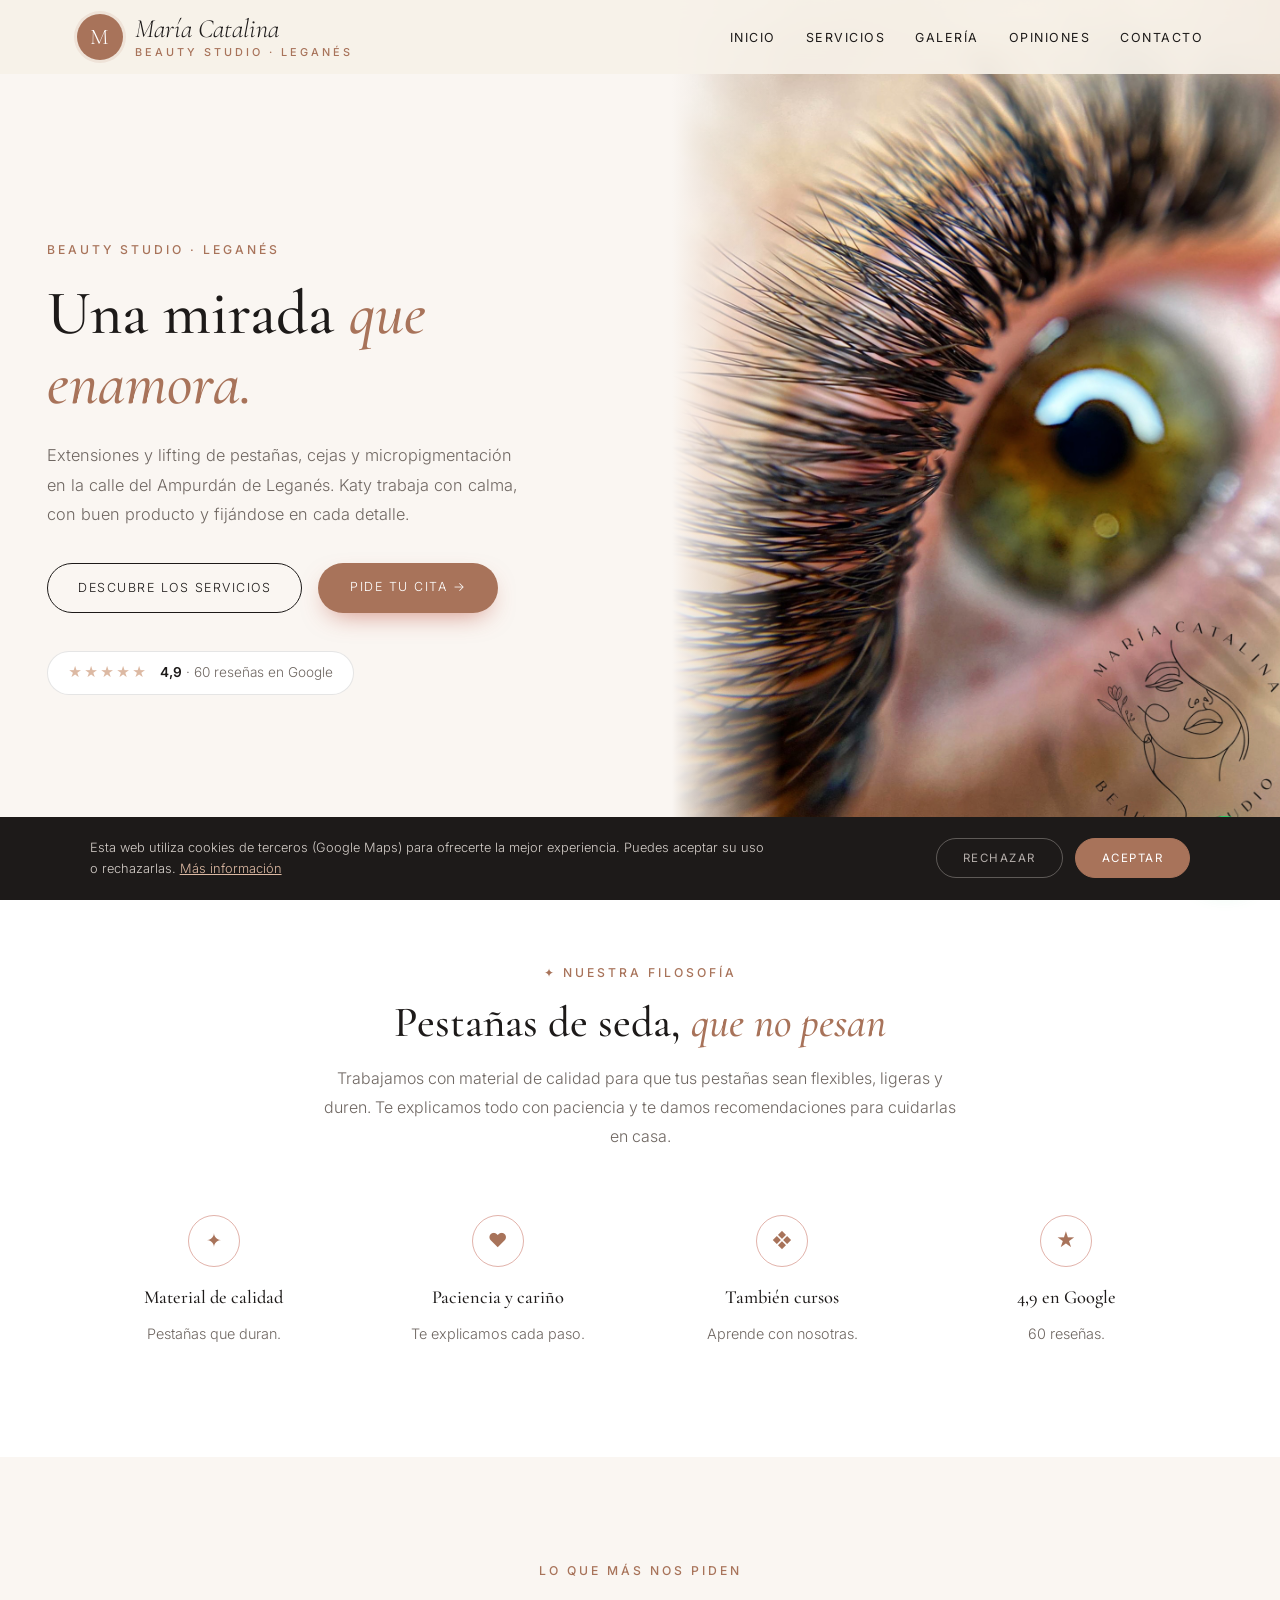
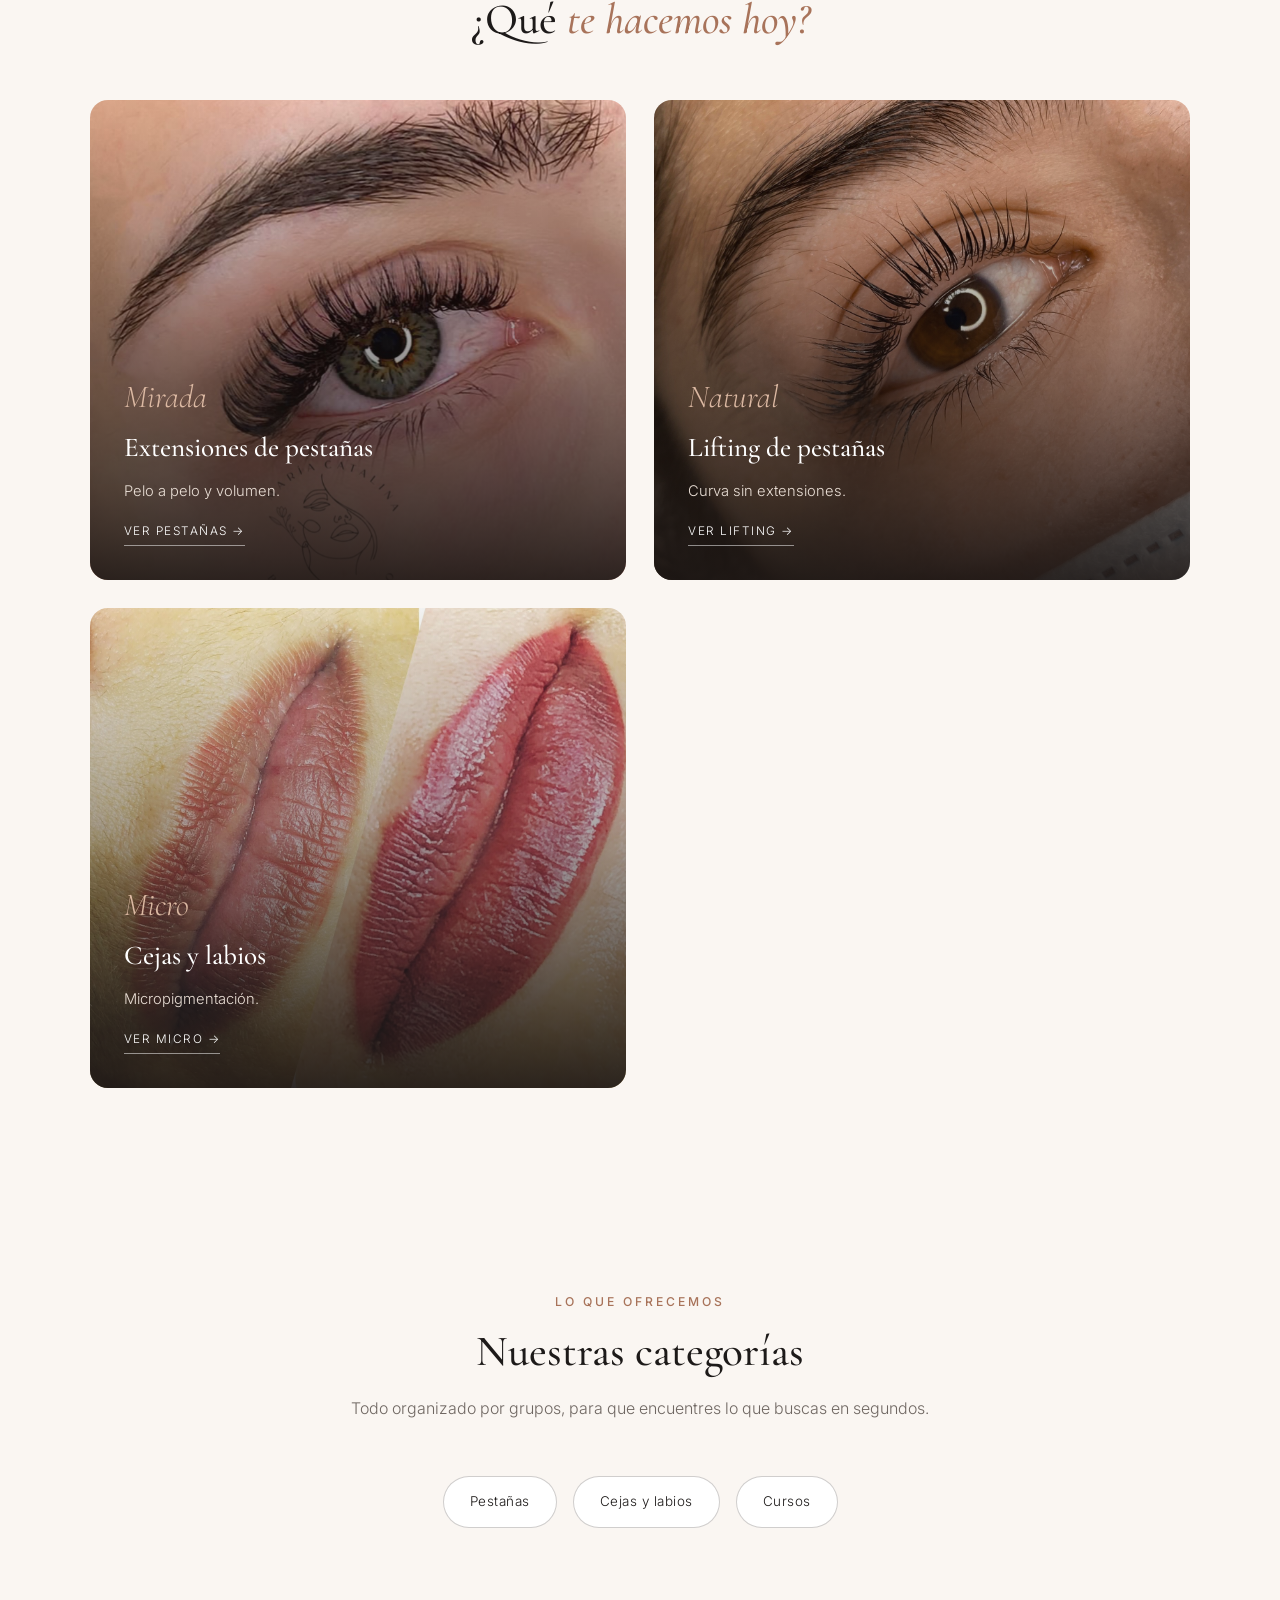
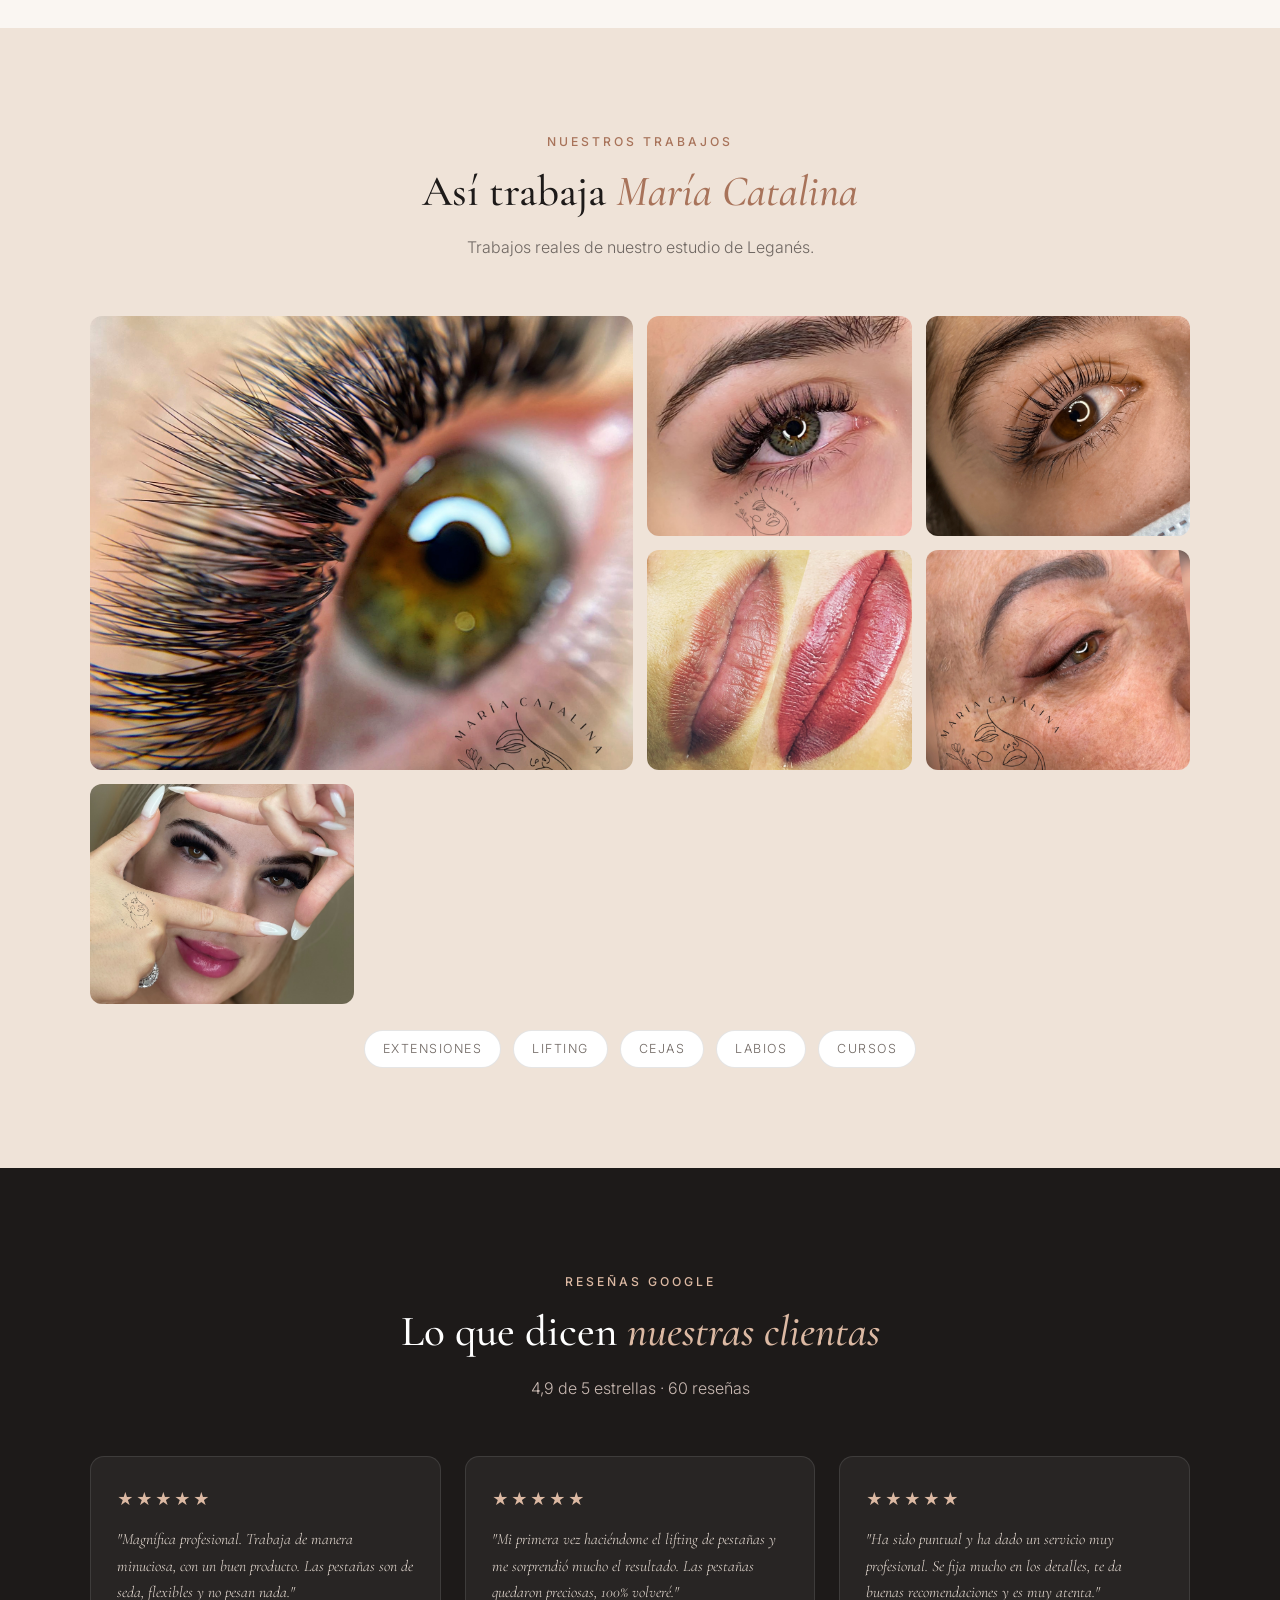
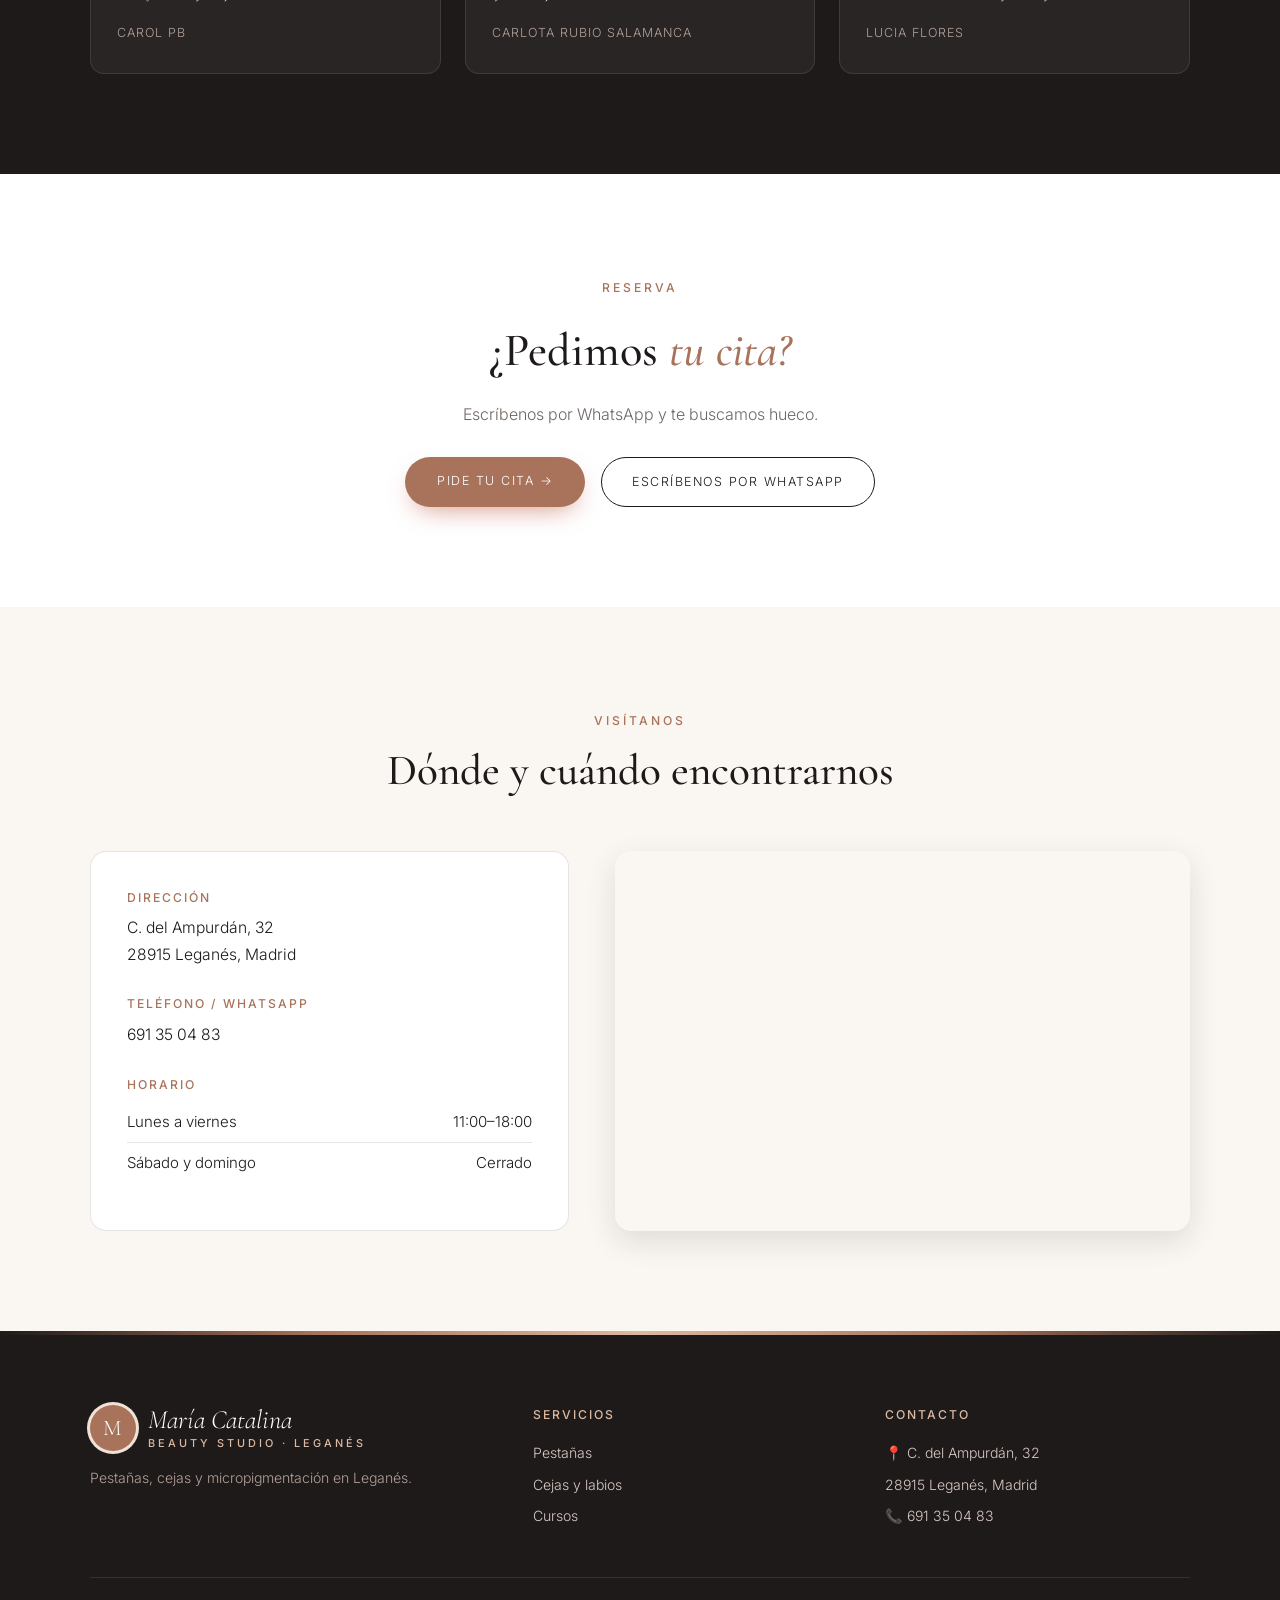
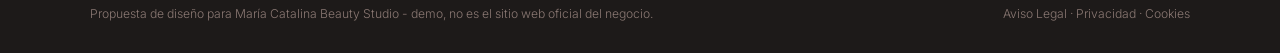
<file: index.html>
<!DOCTYPE html>
<html lang="es">
<head>
<meta charset="UTF-8">
<meta name="viewport" content="width=device-width, initial-scale=1.0">
<title>María Catalina Beauty Studio — Pestañas y cejas en Leganés</title>
<meta name="description" content="María Catalina Beauty Studio, en la calle del Ampurdán 32 de Leganés. Extensiones y lifting de pestañas, cejas, micropigmentación de labios y cursos. 4,9★ con 60 reseñas en Google.">
<meta name="theme-color" content="#1d1a19">
<meta property="og:title" content="María Catalina Beauty Studio · Leganés">
<meta property="og:image" content="maps_03.jpg">

<link rel="preconnect" href="https://fonts.googleapis.com"><link rel="preconnect" href="https://fonts.gstatic.com" crossorigin><link href="https://fonts.googleapis.com/css2?family=Cormorant+Garamond:ital,wght@0,500;0,600;1,500&family=Inter:wght@300;400;500;600&display=swap" rel="stylesheet">
<link rel="stylesheet" href="styles.css">
</head>
<body>

<header id="header">
  <a href="index.html" class="logo" aria-label="María Catalina Beauty Studio, inicio"><span class="logo-mark">M</span><span class="logo-text"><span class="script">María Catalina</span><small>beauty studio · Leganés</small></span></a>
  <nav id="nav" aria-label="Navegación principal"><ul><li><a href="index.html#inicio">Inicio</a></li><li><a href="servicios.html">Servicios</a></li><li><a href="index.html#galeria">Galería</a></li><li><a href="index.html#opiniones">Opiniones</a></li><li><a href="index.html#contacto">Contacto</a></li></ul></nav><button class="nav-toggle" id="navToggle" aria-label="Abrir menú">☰</button>
</header>

<section class="hero" id="inicio">
  <div class="hero-text">
    <span class="eyebrow">Beauty studio · Leganés</span>
    <h1>Una mirada <em>que enamora.</em></h1>
    <p>Extensiones y lifting de pestañas, cejas y micropigmentación en la calle del Ampurdán de Leganés. Katy trabaja con calma, con buen producto y fijándose en cada detalle.</p>
    <div class="hero-ctas">
      <a href="servicios.html" class="btn-outline">Descubre los servicios</a>
      <a href="https://wa.me/34691350483?text=Hola%2C%20he%20visto%20vuestra%20web%20y%20me%20gustar%C3%ADa%20pedir%20cita%20en%20Mar%C3%ADa%20Catalina%20Beauty%20Studio" class="btn-solid" target="_blank" rel="noopener">Pide tu cita →</a>
    </div>
    <a class="hero-rating" href="https://www.google.com/maps/search/?api=1&query=Maria+Catalina+Beauty+Studio,+Calle+del+Ampurdan+32,+Leganes" target="_blank" rel="noopener"><span class="stars">★★★★★</span><span><strong>4,9</strong> · 60 reseñas en Google</span></a>
  </div>
  <div class="hero-img"><img src="maps_03.jpg" alt="Extensiones de pestañas hechas en María Catalina Beauty Studio, Leganés" style="object-position:center 50%;"></div>
</section>

<section class="trust">
  <div class="section-head">
    <span class="eyebrow">✦ Nuestra filosofía</span>
    <h2>Pestañas de seda, <em>que no pesan</em></h2>
    <p>Trabajamos con material de calidad para que tus pestañas sean flexibles, ligeras y duren. Te explicamos todo con paciencia y te damos recomendaciones para cuidarlas en casa.</p>
  </div>
  <div class="trust-grid">
    <div class="trust-card"><span class="trust-ic">✦</span><h3>Material de calidad</h3><p>Pestañas que duran.</p></div>
    <div class="trust-card"><span class="trust-ic">♥</span><h3>Paciencia y cariño</h3><p>Te explicamos cada paso.</p></div>
    <div class="trust-card"><span class="trust-ic">❖</span><h3>También cursos</h3><p>Aprende con nosotras.</p></div>
    <div class="trust-card"><span class="trust-ic">★</span><h3>4,9 en Google</h3><p>60 reseñas.</p></div>
  </div>
</section>

<section class="worlds">
  <div class="section-head">
    <span class="eyebrow">Lo que más nos piden</span>
    <h2>¿Qué <em>te hacemos hoy?</em></h2>
  </div>
  <div class="worlds-grid">
    <a href="servicios.html#pestanas" class="world-card"><img src="maps_01.jpg" alt="Extensiones de pestañas"><div class="world-text"><span class="script">Mirada</span><h3>Extensiones de pestañas</h3><p>Pelo a pelo y volumen.</p><span class="world-link">Ver pestañas →</span></div></a>
    <a href="servicios.html#pestanas" class="world-card"><img src="maps_02.jpg" alt="Lifting de pestañas"><div class="world-text"><span class="script">Natural</span><h3>Lifting de pestañas</h3><p>Curva sin extensiones.</p><span class="world-link">Ver lifting →</span></div></a>
    <a href="servicios.html#micro" class="world-card"><img src="maps_06.jpg" alt="Cejas y labios"><div class="world-text"><span class="script">Micro</span><h3>Cejas y labios</h3><p>Micropigmentación.</p><span class="world-link">Ver micro →</span></div></a>
  </div>
</section>

<section>
  <div class="section-head">
    <span class="eyebrow">Lo que ofrecemos</span>
    <h2>Nuestras categorías</h2>
    <p>Todo organizado por grupos, para que encuentres lo que buscas en segundos.</p>
  </div>
  <div class="cat-pills">
    <a href="servicios.html#pestanas" class="cat-pill">Pestañas</a>
    <a href="servicios.html#micro" class="cat-pill">Cejas y labios</a>
    <a href="servicios.html#cursos" class="cat-pill">Cursos</a>
  </div>
</section>

<section class="gallery-wrap" id="galeria">
  <div class="section-head">
    <span class="eyebrow">Nuestros trabajos</span>
    <h2>Así trabaja <em>María Catalina</em></h2>
    <p>Trabajos reales de nuestro estudio de Leganés.</p>
  </div>
  <div class="gallery">
    <figure class="big"><img src="maps_03.jpg" alt="Extensiones con volumen" loading="lazy"></figure>
    <figure><img src="maps_01.jpg" alt="Pestañas pelo a pelo" loading="lazy"></figure>
    <figure><img src="maps_02.jpg" alt="Lifting de pestañas" loading="lazy"></figure>
    <figure><img src="maps_06.jpg" alt="Micropigmentación de labios" loading="lazy"></figure>
    <figure><img src="maps_04.jpg" alt="Cejas" loading="lazy"></figure>
    <figure><img src="maps_08.jpg" alt="Mirada completa" loading="lazy"></figure>
  </div>
  <div class="brands"><span>Extensiones</span><span>Lifting</span><span>Cejas</span><span>Labios</span><span>Cursos</span></div>
</section>

<section class="reviews-wrap" id="opiniones">
  <div class="section-head">
    <span class="eyebrow">Reseñas Google</span>
    <h2>Lo que dicen <em>nuestras clientas</em></h2>
    <p>4,9 de 5 estrellas · 60 reseñas</p>
  </div>
  <div class="review-grid">
    <div class="review-card"><div class="stars">★★★★★</div><p>"Magnífica profesional. Trabaja de manera minuciosa, con un buen producto. Las pestañas son de seda, flexibles y no pesan nada."</p><cite>Carol PB</cite></div>
    <div class="review-card"><div class="stars">★★★★★</div><p>"Mi primera vez haciéndome el lifting de pestañas y me sorprendió mucho el resultado. Las pestañas quedaron preciosas, 100% volveré."</p><cite>Carlota Rubio Salamanca</cite></div>
    <div class="review-card"><div class="stars">★★★★★</div><p>"Ha sido puntual y ha dado un servicio muy profesional. Se fija mucho en los detalles, te da buenas recomendaciones y es muy atenta."</p><cite>Lucia Flores</cite></div>
  </div>
</section>

<section class="cta-section">
  <span class="eyebrow">Reserva</span>
  <h2>¿Pedimos <em>tu cita?</em></h2>
  <p>Escríbenos por WhatsApp y te buscamos hueco.</p>
  <div class="cta-row">
    <a href="https://wa.me/34691350483?text=Hola%2C%20he%20visto%20vuestra%20web%20y%20me%20gustar%C3%ADa%20pedir%20cita%20en%20Mar%C3%ADa%20Catalina%20Beauty%20Studio" class="btn-solid" target="_blank" rel="noopener">Pide tu cita →</a>
    <a href="https://wa.me/34691350483?text=Hola%2C%20he%20visto%20vuestra%20web%20y%20me%20gustar%C3%ADa%20pedir%20cita%20en%20Mar%C3%ADa%20Catalina%20Beauty%20Studio" class="btn-outline" target="_blank" rel="noopener">Escríbenos por WhatsApp</a>
  </div>
</section>

<section class="contact-section" id="contacto">
  <div class="section-head">
    <span class="eyebrow">Visítanos</span>
    <h2>Dónde y cuándo encontrarnos</h2>
  </div>
  <div class="contact-grid">
    <div class="contact-info">
      <div class="contact-block"><h3>Dirección</h3><p>C. del Ampurdán, 32<br>28915 Leganés, Madrid</p></div>
      <div class="contact-block"><h3>Teléfono / WhatsApp</h3><p><a href="tel:+34691350483">691 35 04 83</a></p></div>
      <div class="contact-block"><h3>Horario</h3><ul class="hours-list"><li><span>Lunes a viernes</span><span>11:00–18:00</span></li><li><span>Sábado y domingo</span><span>Cerrado</span></li></ul></div>
      
    </div>
    <div class="contact-map">
      <iframe title="Mapa de María Catalina Beauty Studio" src="https://www.google.com/maps?q=Maria+Catalina+Beauty+Studio,+Calle+del+Ampurdan+32,+Leganes&output=embed" width="100%" height="100%" style="border:0;" allowfullscreen="" loading="lazy" referrerpolicy="no-referrer-when-downgrade"></iframe>
    </div>
  </div>
</section>

<footer>
  <div class="footer-grid">
    <div class="footer-brand">
      <a href="index.html" class="logo light"><span class="logo-mark">M</span><span class="logo-text"><span class="script">María Catalina</span><small>beauty studio · Leganés</small></span></a>
      <p>Pestañas, cejas y micropigmentación en Leganés.</p>
    </div>
    <div><h4>Servicios</h4><ul><li><a href="servicios.html#pestanas">Pestañas</a></li><li><a href="servicios.html#micro">Cejas y labios</a></li><li><a href="servicios.html#cursos">Cursos</a></li></ul></div>
    <div><h4>Contacto</h4><ul><li>📍 C. del Ampurdán, 32</li><li>28915 Leganés, Madrid</li><li>📞 <a href="tel:+34691350483">691 35 04 83</a></li></ul></div>
  </div>
  <div class="footer-bottom">
    <span>Propuesta de diseño para María Catalina Beauty Studio - demo, no es el sitio web oficial del negocio.</span>
    <span><a href="aviso-legal.html">Aviso Legal</a> &middot; <a href="politica-privacidad.html">Privacidad</a> &middot; <a href="politica-cookies.html">Cookies</a></span>
  </div>
</footer>

<div id="cookie-banner" class="cookie-banner"><p>Esta web utiliza cookies de terceros (Google Maps) para ofrecerte la mejor experiencia. Puedes aceptar su uso o rechazarlas. <a href="politica-cookies.html">Más información</a></p><div class="cookie-actions"><button onclick="setCookieChoice('rejected')" class="ck-reject">Rechazar</button><button onclick="setCookieChoice('accepted')" class="ck-accept">Aceptar</button></div></div>
<div class="social-fabs"><a class="wa-fab" href="https://wa.me/34691350483?text=Hola%2C%20he%20visto%20vuestra%20web%20y%20me%20gustar%C3%ADa%20pedir%20cita%20en%20Mar%C3%ADa%20Catalina%20Beauty%20Studio" target="_blank" rel="noopener" aria-label="Escribir por WhatsApp"><svg width="28" height="28" viewBox="0 0 24 24" fill="white"><path d="M17.5 14.4c-.3-.1-1.8-.9-2-1s-.5-.1-.7.1-.8 1-.9 1.2-.3.2-.6.1a8.2 8.2 0 0 1-2.4-1.5 9 9 0 0 1-1.7-2.1c-.2-.3 0-.5.1-.6l.4-.5.3-.5v-.5l-.9-2.2c-.2-.6-.5-.5-.7-.5h-.6a1.1 1.1 0 0 0-.8.4 3.4 3.4 0 0 0-1 2.5 5.9 5.9 0 0 0 1.2 3.1 13.5 13.5 0 0 0 5.2 4.6c2.6 1 2.6.7 3.1.6a2.6 2.6 0 0 0 1.7-1.2 2.1 2.1 0 0 0 .2-1.2c-.1-.1-.3-.2-.6-.3ZM12 21.8a9.8 9.8 0 0 1-5-1.4l-.4-.2-3.7 1 1-3.6-.2-.4A9.8 9.8 0 1 1 12 21.8Zm8.4-18.3A11.8 11.8 0 0 0 1.8 17.7L.2 23.8l6.3-1.6a11.8 11.8 0 0 0 5.6 1.4A11.8 11.8 0 0 0 20.4 3.5Z"/></svg></a></div>
<script src="main.js"></script>
</body>
</html>
</file>
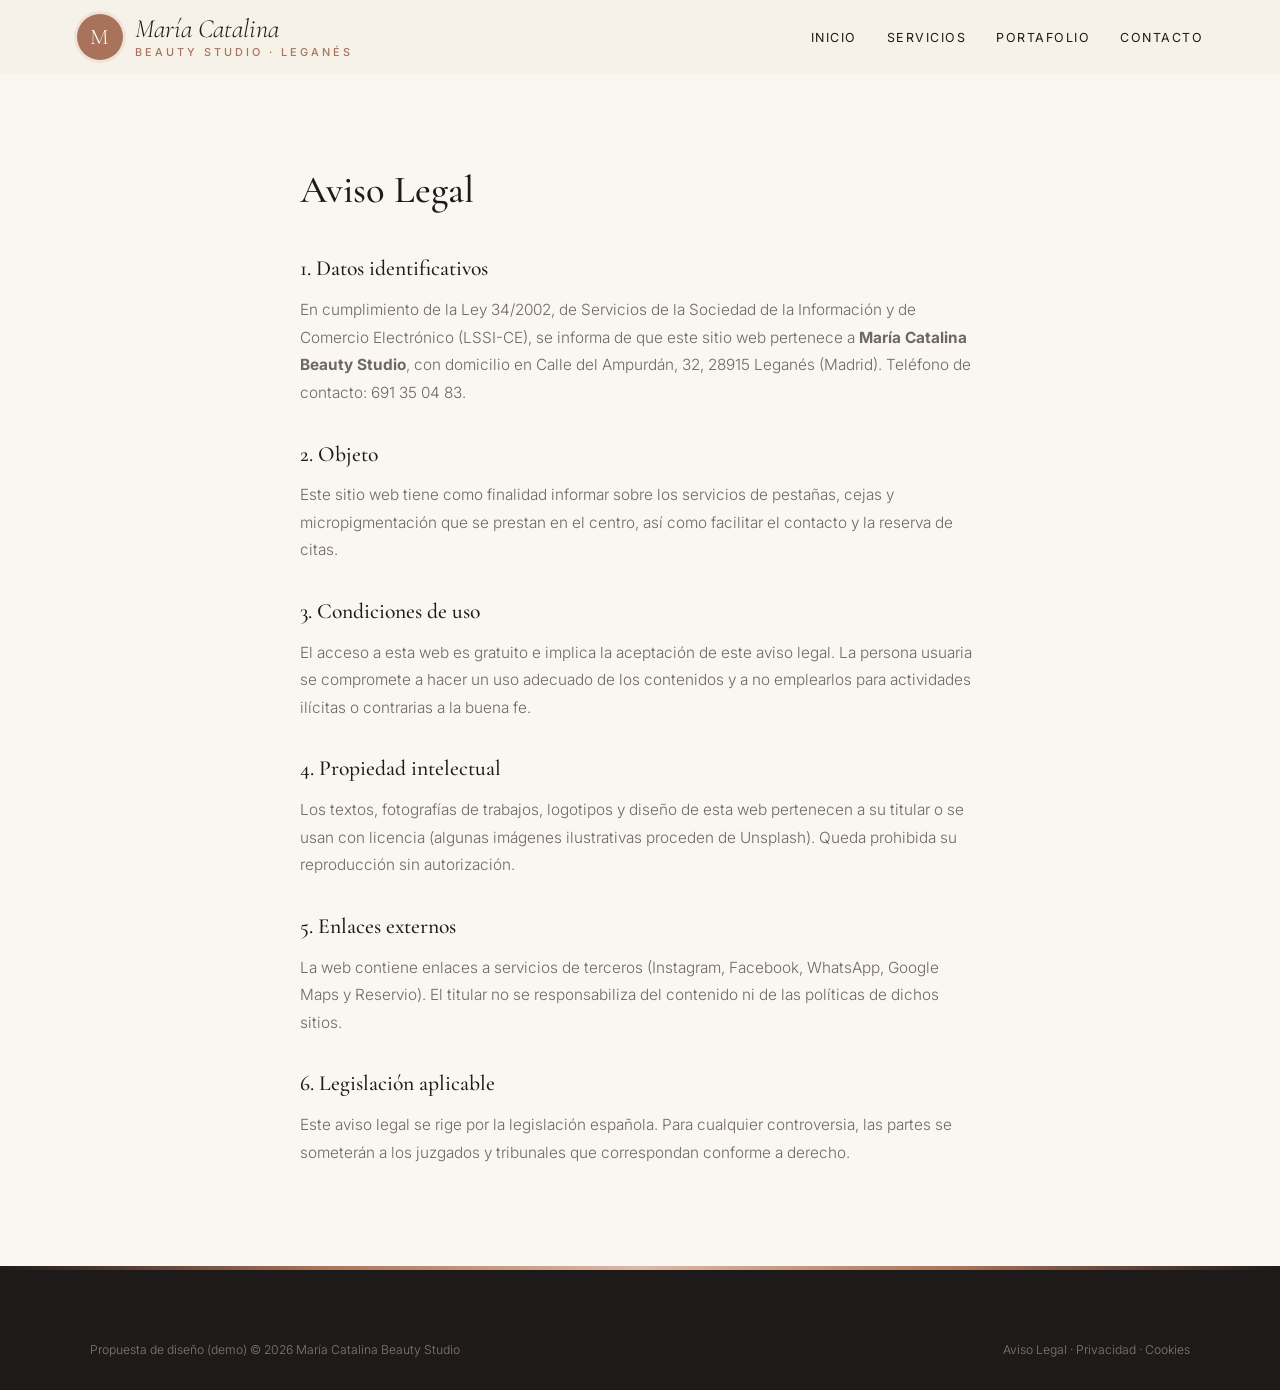
<file: aviso-legal.html>
<!DOCTYPE html>
<html lang="es">
<head>
<meta charset="UTF-8">
<meta name="viewport" content="width=device-width, initial-scale=1.0">
<title>Aviso Legal — María Catalina Beauty Studio</title>
<meta name="robots" content="noindex">

<link rel="preconnect" href="https://fonts.googleapis.com">
<link href="https://fonts.googleapis.com/css2?family=Cormorant+Garamond:ital,wght@0,500;0,600;1,500&family=Inter:wght@300;400;500;600&display=swap" rel="stylesheet">
<link rel="stylesheet" href="styles.css">
</head>
<body>
<header id="header" class="scrolled">
  <a href="index.html" class="logo" aria-label="María Catalina Beauty Studio, inicio">
    <span class="logo-mark">M</span>
    <span class="logo-text"><span class="script">María Catalina</span><small>beauty studio · Leganés</small></span>
  </a>
  <nav id="nav" aria-label="Navegación principal">
    <ul>
      <li><a href="index.html#inicio">Inicio</a></li>
      <li><a href="servicios.html">Servicios</a></li>
      <li><a href="portafolio.html">Portafolio</a></li>
      <li><a href="index.html#contacto">Contacto</a></li>
    </ul>
  </nav>
  <button class="nav-toggle" id="navToggle" aria-label="Abrir menú">☰</button>
</header>
<main class="legal"><h1>Aviso Legal</h1>
<h2>1. Datos identificativos</h2>
<p>En cumplimiento de la Ley 34/2002, de Servicios de la Sociedad de la Información y de Comercio Electrónico (LSSI-CE), se informa de que este sitio web pertenece a <strong>María Catalina Beauty Studio</strong>, con domicilio en Calle del Ampurdán, 32, 28915 Leganés (Madrid). Teléfono de contacto: 691 35 04 83.</p>
<h2>2. Objeto</h2>
<p>Este sitio web tiene como finalidad informar sobre los servicios de pestañas, cejas y micropigmentación que se prestan en el centro, así como facilitar el contacto y la reserva de citas.</p>
<h2>3. Condiciones de uso</h2>
<p>El acceso a esta web es gratuito e implica la aceptación de este aviso legal. La persona usuaria se compromete a hacer un uso adecuado de los contenidos y a no emplearlos para actividades ilícitas o contrarias a la buena fe.</p>
<h2>4. Propiedad intelectual</h2>
<p>Los textos, fotografías de trabajos, logotipos y diseño de esta web pertenecen a su titular o se usan con licencia (algunas imágenes ilustrativas proceden de Unsplash). Queda prohibida su reproducción sin autorización.</p>
<h2>5. Enlaces externos</h2>
<p>La web contiene enlaces a servicios de terceros (Instagram, Facebook, WhatsApp, Google Maps y Reservio). El titular no se responsabiliza del contenido ni de las políticas de dichos sitios.</p>
<h2>6. Legislación aplicable</h2>
<p>Este aviso legal se rige por la legislación española. Para cualquier controversia, las partes se someterán a los juzgados y tribunales que correspondan conforme a derecho.</p></main>
<footer>
  <div class="footer-bottom" style="margin-top:0">
    <span>Propuesta de diseño (demo) © 2026 María Catalina Beauty Studio</span>
    <span><a href="aviso-legal.html">Aviso Legal</a> &middot; <a href="politica-privacidad.html">Privacidad</a> &middot; <a href="politica-cookies.html">Cookies</a></span>
  </div>
</footer>
<script src="main.js"></script>
</body>
</html>
</file>
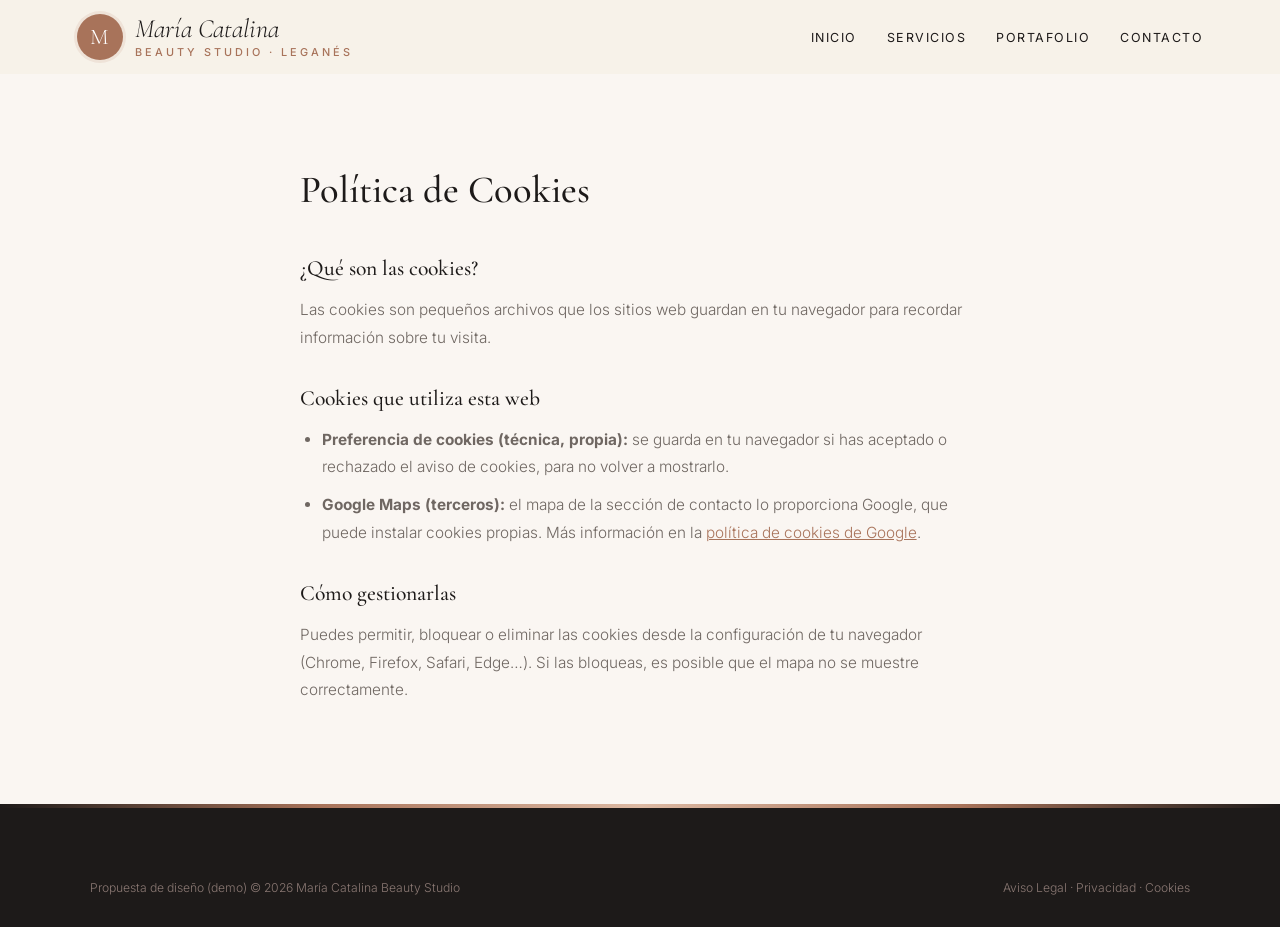
<file: politica-cookies.html>
<!DOCTYPE html>
<html lang="es">
<head>
<meta charset="UTF-8">
<meta name="viewport" content="width=device-width, initial-scale=1.0">
<title>Política de Cookies — María Catalina Beauty Studio</title>
<meta name="robots" content="noindex">

<link rel="preconnect" href="https://fonts.googleapis.com">
<link href="https://fonts.googleapis.com/css2?family=Cormorant+Garamond:ital,wght@0,500;0,600;1,500&family=Inter:wght@300;400;500;600&display=swap" rel="stylesheet">
<link rel="stylesheet" href="styles.css">
</head>
<body>
<header id="header" class="scrolled">
  <a href="index.html" class="logo" aria-label="María Catalina Beauty Studio, inicio">
    <span class="logo-mark">M</span>
    <span class="logo-text"><span class="script">María Catalina</span><small>beauty studio · Leganés</small></span>
  </a>
  <nav id="nav" aria-label="Navegación principal">
    <ul>
      <li><a href="index.html#inicio">Inicio</a></li>
      <li><a href="servicios.html">Servicios</a></li>
      <li><a href="portafolio.html">Portafolio</a></li>
      <li><a href="index.html#contacto">Contacto</a></li>
    </ul>
  </nav>
  <button class="nav-toggle" id="navToggle" aria-label="Abrir menú">☰</button>
</header>
<main class="legal"><h1>Política de Cookies</h1>
<h2>¿Qué son las cookies?</h2>
<p>Las cookies son pequeños archivos que los sitios web guardan en tu navegador para recordar información sobre tu visita.</p>
<h2>Cookies que utiliza esta web</h2>
<ul>
<li><strong>Preferencia de cookies (técnica, propia):</strong> se guarda en tu navegador si has aceptado o rechazado el aviso de cookies, para no volver a mostrarlo.</li>
<li><strong>Google Maps (terceros):</strong> el mapa de la sección de contacto lo proporciona Google, que puede instalar cookies propias. Más información en la <a href="https://policies.google.com/technologies/cookies" target="_blank" rel="noopener">política de cookies de Google</a>.</li>
</ul>
<h2>Cómo gestionarlas</h2>
<p>Puedes permitir, bloquear o eliminar las cookies desde la configuración de tu navegador (Chrome, Firefox, Safari, Edge…). Si las bloqueas, es posible que el mapa no se muestre correctamente.</p></main>
<footer>
  <div class="footer-bottom" style="margin-top:0">
    <span>Propuesta de diseño (demo) © 2026 María Catalina Beauty Studio</span>
    <span><a href="aviso-legal.html">Aviso Legal</a> &middot; <a href="politica-privacidad.html">Privacidad</a> &middot; <a href="politica-cookies.html">Cookies</a></span>
  </div>
</footer>
<script src="main.js"></script>
</body>
</html>
</file>
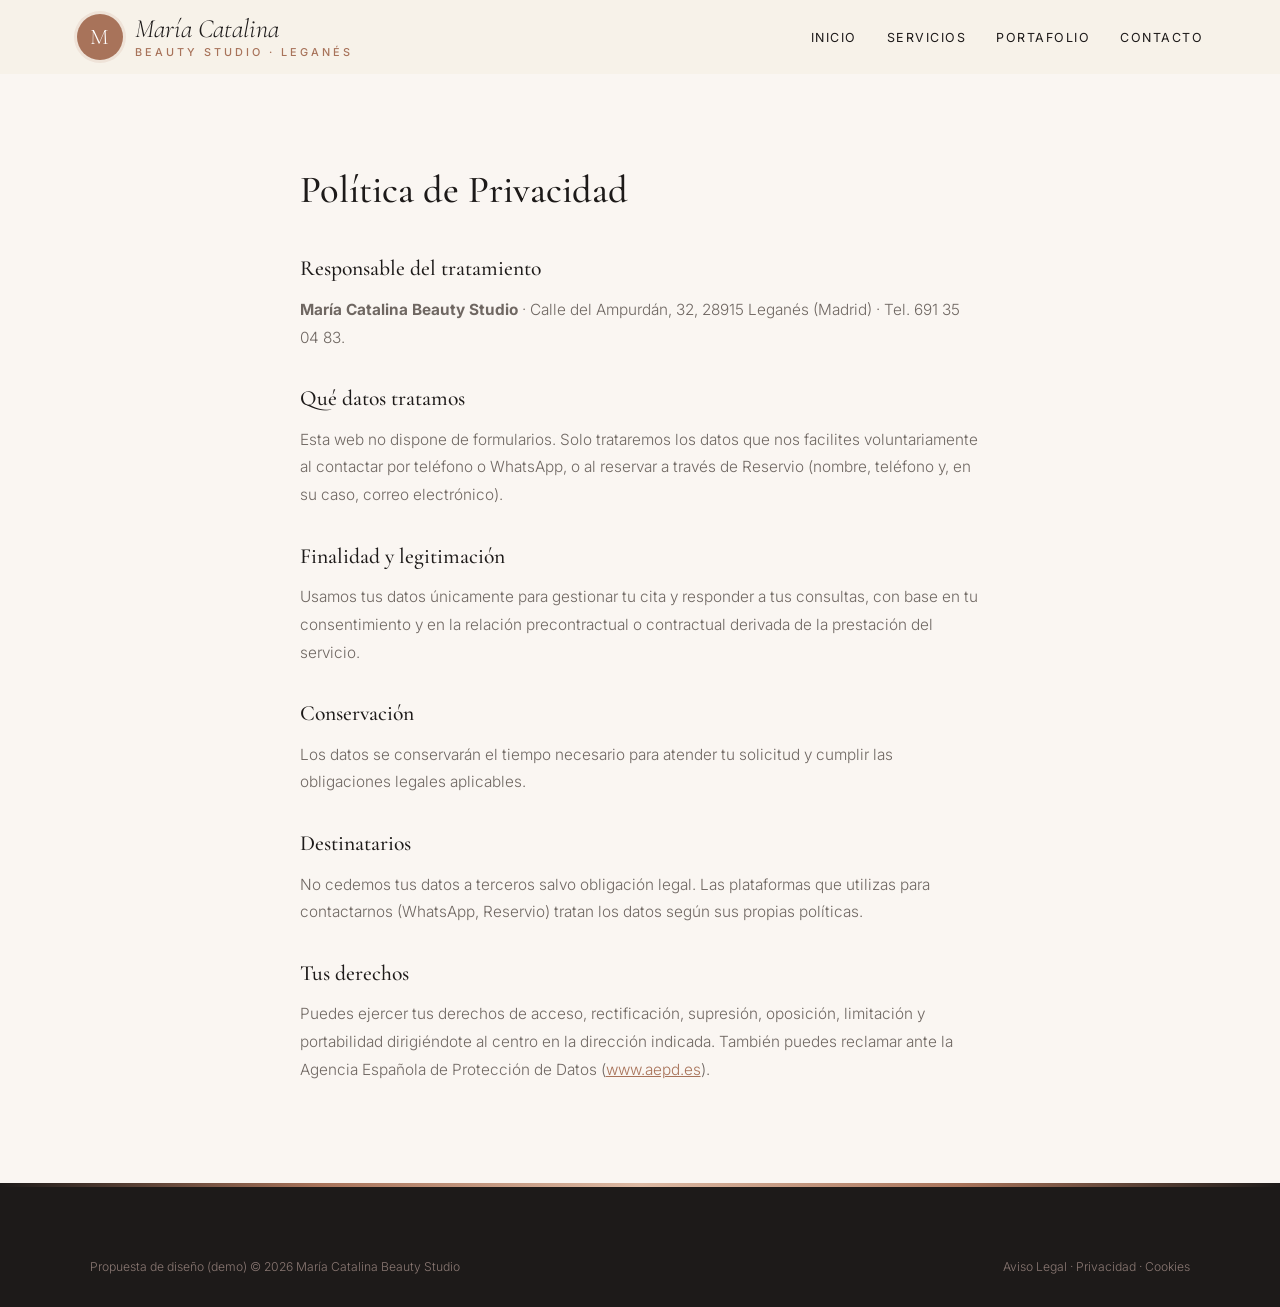
<file: politica-privacidad.html>
<!DOCTYPE html>
<html lang="es">
<head>
<meta charset="UTF-8">
<meta name="viewport" content="width=device-width, initial-scale=1.0">
<title>Política de Privacidad — María Catalina Beauty Studio</title>
<meta name="robots" content="noindex">

<link rel="preconnect" href="https://fonts.googleapis.com">
<link href="https://fonts.googleapis.com/css2?family=Cormorant+Garamond:ital,wght@0,500;0,600;1,500&family=Inter:wght@300;400;500;600&display=swap" rel="stylesheet">
<link rel="stylesheet" href="styles.css">
</head>
<body>
<header id="header" class="scrolled">
  <a href="index.html" class="logo" aria-label="María Catalina Beauty Studio, inicio">
    <span class="logo-mark">M</span>
    <span class="logo-text"><span class="script">María Catalina</span><small>beauty studio · Leganés</small></span>
  </a>
  <nav id="nav" aria-label="Navegación principal">
    <ul>
      <li><a href="index.html#inicio">Inicio</a></li>
      <li><a href="servicios.html">Servicios</a></li>
      <li><a href="portafolio.html">Portafolio</a></li>
      <li><a href="index.html#contacto">Contacto</a></li>
    </ul>
  </nav>
  <button class="nav-toggle" id="navToggle" aria-label="Abrir menú">☰</button>
</header>
<main class="legal"><h1>Política de Privacidad</h1>
<h2>Responsable del tratamiento</h2>
<p><strong>María Catalina Beauty Studio</strong> · Calle del Ampurdán, 32, 28915 Leganés (Madrid) · Tel. 691 35 04 83.</p>
<h2>Qué datos tratamos</h2>
<p>Esta web no dispone de formularios. Solo trataremos los datos que nos facilites voluntariamente al contactar por teléfono o WhatsApp, o al reservar a través de Reservio (nombre, teléfono y, en su caso, correo electrónico).</p>
<h2>Finalidad y legitimación</h2>
<p>Usamos tus datos únicamente para gestionar tu cita y responder a tus consultas, con base en tu consentimiento y en la relación precontractual o contractual derivada de la prestación del servicio.</p>
<h2>Conservación</h2>
<p>Los datos se conservarán el tiempo necesario para atender tu solicitud y cumplir las obligaciones legales aplicables.</p>
<h2>Destinatarios</h2>
<p>No cedemos tus datos a terceros salvo obligación legal. Las plataformas que utilizas para contactarnos (WhatsApp, Reservio) tratan los datos según sus propias políticas.</p>
<h2>Tus derechos</h2>
<p>Puedes ejercer tus derechos de acceso, rectificación, supresión, oposición, limitación y portabilidad dirigiéndote al centro en la dirección indicada. También puedes reclamar ante la Agencia Española de Protección de Datos (<a href="https://www.aepd.es" target="_blank" rel="noopener">www.aepd.es</a>).</p></main>
<footer>
  <div class="footer-bottom" style="margin-top:0">
    <span>Propuesta de diseño (demo) © 2026 María Catalina Beauty Studio</span>
    <span><a href="aviso-legal.html">Aviso Legal</a> &middot; <a href="politica-privacidad.html">Privacidad</a> &middot; <a href="politica-cookies.html">Cookies</a></span>
  </div>
</footer>
<script src="main.js"></script>
</body>
</html>
</file>
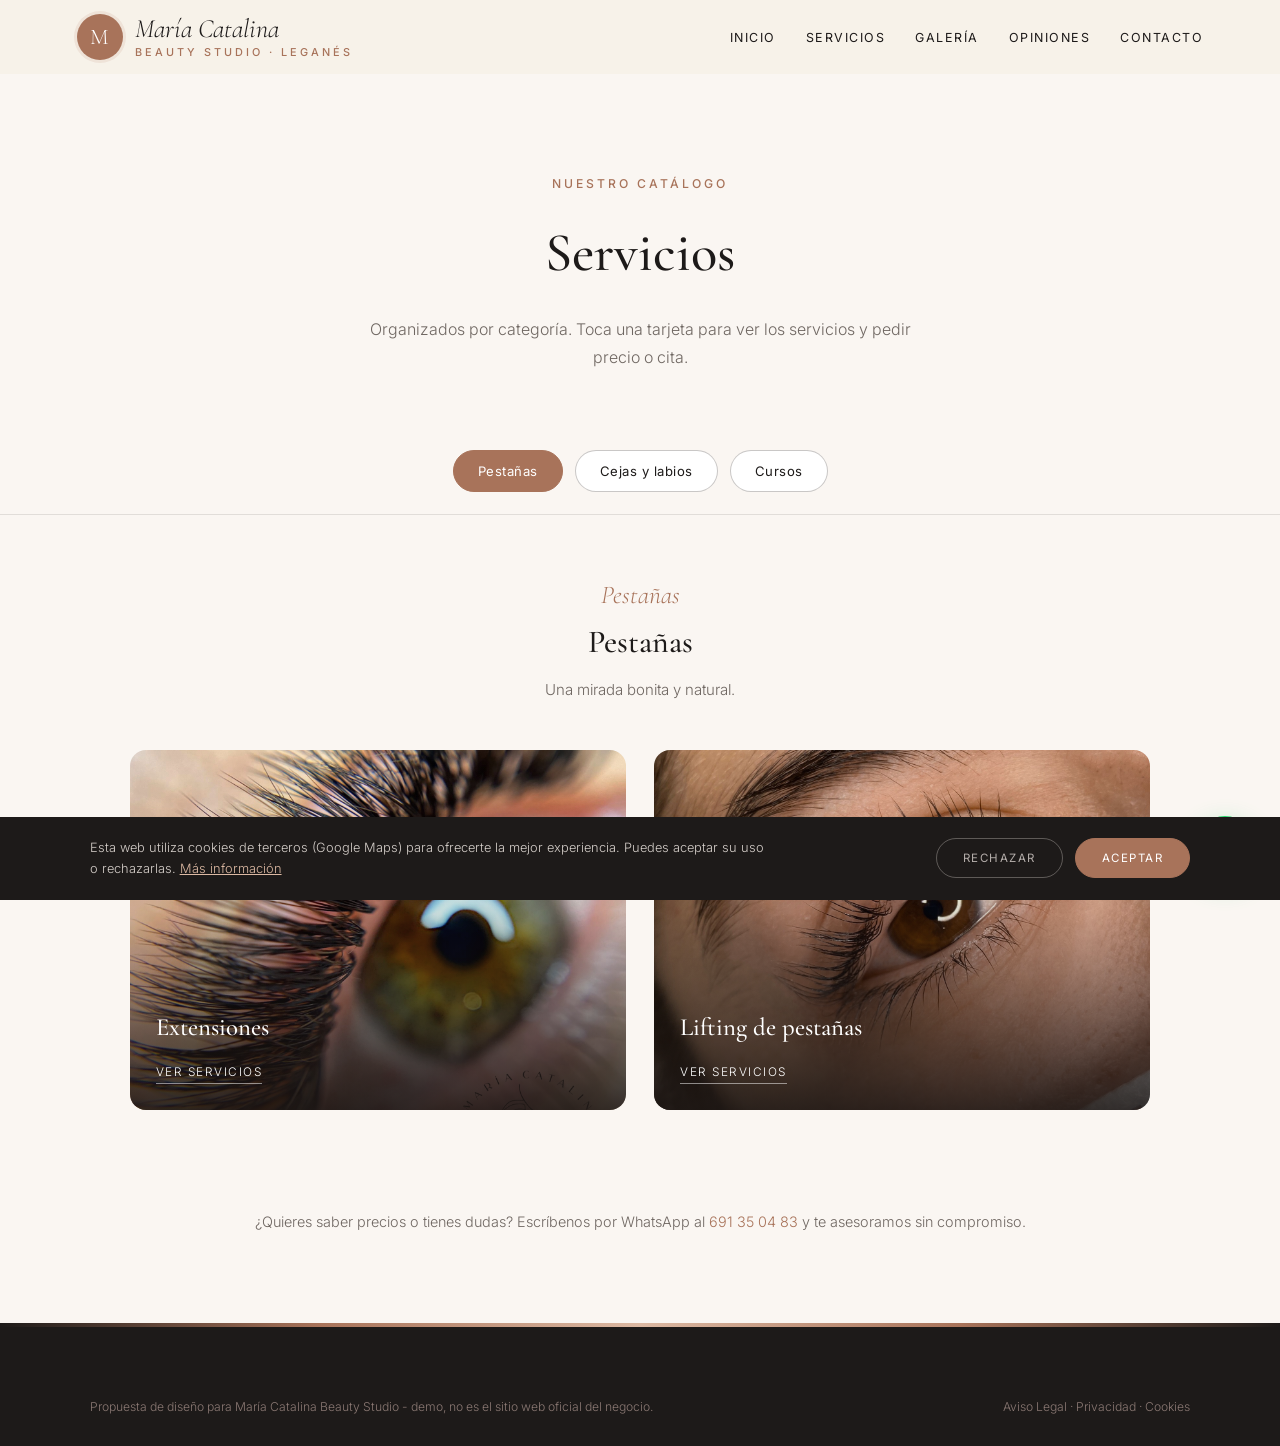
<file: servicios.html>
<!DOCTYPE html>
<html lang="es">
<head>
<meta charset="UTF-8">
<meta name="viewport" content="width=device-width, initial-scale=1.0">
<title>Servicios — María Catalina Beauty Studio · Leganés</title>
<meta name="description" content="Servicios de María Catalina Beauty Studio en Leganés.">

<link rel="preconnect" href="https://fonts.googleapis.com"><link rel="preconnect" href="https://fonts.gstatic.com" crossorigin><link href="https://fonts.googleapis.com/css2?family=Cormorant+Garamond:ital,wght@0,500;0,600;1,500&family=Inter:wght@300;400;500;600&display=swap" rel="stylesheet">
<link rel="stylesheet" href="styles.css">
</head>
<body>

<header id="header" class="scrolled">
  <a href="index.html" class="logo" aria-label="María Catalina Beauty Studio, inicio"><span class="logo-mark">M</span><span class="logo-text"><span class="script">María Catalina</span><small>beauty studio · Leganés</small></span></a>
  <nav id="nav" aria-label="Navegación principal"><ul><li><a href="index.html#inicio">Inicio</a></li><li><a href="servicios.html">Servicios</a></li><li><a href="index.html#galeria">Galería</a></li><li><a href="index.html#opiniones">Opiniones</a></li><li><a href="index.html#contacto">Contacto</a></li></ul></nav><button class="nav-toggle" id="navToggle" aria-label="Abrir menú">☰</button>
</header>

<div class="page-hero">
  <span class="eyebrow">Nuestro catálogo</span>
  <h1>Servicios</h1>
  <p>Organizados por categoría. Toca una tarjeta para ver los servicios y pedir precio o cita.</p>
</div>

<div class="tabs">
  <button class="tab-btn active" data-tab="pestanas">Pestañas</button>
  <button class="tab-btn" data-tab="micro">Cejas y labios</button>
  <button class="tab-btn" data-tab="cursos">Cursos</button>
  
</div>

<div class="tab-panel active" id="pestanas">
  <div class="tab-intro"><span class="script">Pestañas</span><h2>Pestañas</h2><p>Una mirada bonita y natural.</p></div>
  <div class="cat-grid">
    <div class="cat-card" onclick="openModal('extensiones')"><img src="maps_03.jpg" alt="Extensiones" loading="lazy"><div class="cat-card-text"><h3>Extensiones</h3><span>Ver servicios</span></div></div>
    <div class="cat-card" onclick="openModal('lifting')"><img src="maps_02.jpg" alt="Lifting de pestañas" loading="lazy"><div class="cat-card-text"><h3>Lifting de pestañas</h3><span>Ver servicios</span></div></div>
  </div>
</div>

<div class="tab-panel" id="micro">
  <div class="tab-intro"><span class="script">Micro</span><h2>Cejas y labios</h2><p>Pregúntanos por WhatsApp.</p></div>
  <div class="cat-grid">
    <div class="cat-card" onclick="openModal('cejas')"><img src="maps_04.jpg" alt="Cejas" loading="lazy"><div class="cat-card-text"><h3>Cejas</h3><span>Ver servicios</span></div></div>
    <div class="cat-card" onclick="openModal('labios')"><img src="maps_06.jpg" alt="Labios" loading="lazy"><div class="cat-card-text"><h3>Labios</h3><span>Ver servicios</span></div></div>
  </div>
</div>

<div class="tab-panel" id="cursos">
  <div class="tab-intro"><span class="script">Cursos</span><h2>Cursos</h2><p>Aprende la técnica con nosotras.</p></div>
  <div class="cat-grid single">
    <div class="cat-card" onclick="openModal('formacion')"><img src="maps_01.jpg" alt="Formación" loading="lazy"><div class="cat-card-text"><h3>Formación</h3><span>Ver servicios</span></div></div>
  </div>
</div>


<p class="services-note">¿Quieres saber precios o tienes dudas? Escríbenos por WhatsApp al <a href="https://wa.me/34691350483" target="_blank" rel="noopener" style="color:var(--red)">691 35 04 83</a> y te asesoramos sin compromiso.</p>

<div class="modal-overlay" id="modal-extensiones"><div class="modal">
  <button class="modal-close" onclick="closeModal('extensiones')" aria-label="Cerrar">×</button>
  <h3>Extensiones</h3><p class="modal-sub">Pelo a pelo y volumen</p>
  <div class="svc-row"><div><div class="svc-name">Pelo a pelo</div><span class="svc-desc"></span></div><div class="svc-price">Consultar</div></div>
  <div class="svc-row"><div><div class="svc-name">Volumen</div><span class="svc-desc"></span></div><div class="svc-price">Consultar</div></div>
  <a class="modal-cta alt" href="https://wa.me/34691350483?text=Hola%2C%20quiero%20informaci%C3%B3n%20sobre%20extensiones" target="_blank" rel="noopener">Pedir cita por WhatsApp</a>
</div></div>

<div class="modal-overlay" id="modal-lifting"><div class="modal">
  <button class="modal-close" onclick="closeModal('lifting')" aria-label="Cerrar">×</button>
  <h3>Lifting de pestañas</h3><p class="modal-sub">Curva natural</p>
  <div class="svc-row"><div><div class="svc-name">Lifting de pestañas</div><span class="svc-desc"></span></div><div class="svc-price">Consultar</div></div>
  <a class="modal-cta alt" href="https://wa.me/34691350483?text=Hola%2C%20quiero%20informaci%C3%B3n%20sobre%20lifting%20de%20pesta%C3%B1as" target="_blank" rel="noopener">Pedir cita por WhatsApp</a>
</div></div>

<div class="modal-overlay" id="modal-cejas"><div class="modal">
  <button class="modal-close" onclick="closeModal('cejas')" aria-label="Cerrar">×</button>
  <h3>Cejas</h3><p class="modal-sub">Diseño y definición</p>
  <div class="svc-row"><div><div class="svc-name">Cejas</div><span class="svc-desc"></span></div><div class="svc-price">Consultar</div></div>
  <a class="modal-cta alt" href="https://wa.me/34691350483?text=Hola%2C%20quiero%20informaci%C3%B3n%20sobre%20cejas" target="_blank" rel="noopener">Pedir cita por WhatsApp</a>
</div></div>

<div class="modal-overlay" id="modal-labios"><div class="modal">
  <button class="modal-close" onclick="closeModal('labios')" aria-label="Cerrar">×</button>
  <h3>Labios</h3><p class="modal-sub">Micropigmentación</p>
  <div class="svc-row"><div><div class="svc-name">Micropigmentación de labios</div><span class="svc-desc"></span></div><div class="svc-price">Consultar</div></div>
  <a class="modal-cta alt" href="https://wa.me/34691350483?text=Hola%2C%20quiero%20informaci%C3%B3n%20sobre%20labios" target="_blank" rel="noopener">Pedir cita por WhatsApp</a>
</div></div>

<div class="modal-overlay" id="modal-formacion"><div class="modal">
  <button class="modal-close" onclick="closeModal('formacion')" aria-label="Cerrar">×</button>
  <h3>Formación</h3><p class="modal-sub">Pregúntanos fechas</p>
  <div class="svc-row"><div><div class="svc-name">Cursos de pestañas</div><span class="svc-desc"></span></div><div class="svc-price">Consultar</div></div>
  <a class="modal-cta alt" href="https://wa.me/34691350483?text=Hola%2C%20quiero%20informaci%C3%B3n%20sobre%20formaci%C3%B3n" target="_blank" rel="noopener">Pedir cita por WhatsApp</a>
</div></div>


<footer>
  <div class="footer-bottom" style="margin-top:0">
    <span>Propuesta de diseño para María Catalina Beauty Studio - demo, no es el sitio web oficial del negocio.</span>
    <span><a href="aviso-legal.html">Aviso Legal</a> &middot; <a href="politica-privacidad.html">Privacidad</a> &middot; <a href="politica-cookies.html">Cookies</a></span>
  </div>
</footer>

<div id="cookie-banner" class="cookie-banner"><p>Esta web utiliza cookies de terceros (Google Maps) para ofrecerte la mejor experiencia. Puedes aceptar su uso o rechazarlas. <a href="politica-cookies.html">Más información</a></p><div class="cookie-actions"><button onclick="setCookieChoice('rejected')" class="ck-reject">Rechazar</button><button onclick="setCookieChoice('accepted')" class="ck-accept">Aceptar</button></div></div>
<div class="social-fabs"><a class="wa-fab" href="https://wa.me/34691350483?text=Hola%2C%20he%20visto%20vuestra%20web%20y%20me%20gustar%C3%ADa%20pedir%20cita%20en%20Mar%C3%ADa%20Catalina%20Beauty%20Studio" target="_blank" rel="noopener" aria-label="Escribir por WhatsApp"><svg width="28" height="28" viewBox="0 0 24 24" fill="white"><path d="M17.5 14.4c-.3-.1-1.8-.9-2-1s-.5-.1-.7.1-.8 1-.9 1.2-.3.2-.6.1a8.2 8.2 0 0 1-2.4-1.5 9 9 0 0 1-1.7-2.1c-.2-.3 0-.5.1-.6l.4-.5.3-.5v-.5l-.9-2.2c-.2-.6-.5-.5-.7-.5h-.6a1.1 1.1 0 0 0-.8.4 3.4 3.4 0 0 0-1 2.5 5.9 5.9 0 0 0 1.2 3.1 13.5 13.5 0 0 0 5.2 4.6c2.6 1 2.6.7 3.1.6a2.6 2.6 0 0 0 1.7-1.2 2.1 2.1 0 0 0 .2-1.2c-.1-.1-.3-.2-.6-.3ZM12 21.8a9.8 9.8 0 0 1-5-1.4l-.4-.2-3.7 1 1-3.6-.2-.4A9.8 9.8 0 1 1 12 21.8Zm8.4-18.3A11.8 11.8 0 0 0 1.8 17.7L.2 23.8l6.3-1.6a11.8 11.8 0 0 0 5.6 1.4A11.8 11.8 0 0 0 20.4 3.5Z"/></svg></a></div>
<script src="main.js"></script>
</body>
</html>
</file>
<file: styles.css>
:root{
  --cream:#faf6f2; --paper:#ffffff; --tint:#efe3d8; --ink:#1d1a19; --dark:#1d1a19; --muted:#6f6762;
  --red:#a8735a; --red-dark:#835741; --teal:#a8735a; --gold:#dcb9a3; --line:rgba(0,0,0,.1);
  --brand-gradient:linear-gradient(90deg,#1d1a19,#a8735a,#dcb9a3,#a8735a,#1d1a19);
}
*{margin:0;padding:0;box-sizing:border-box;}
html{scroll-behavior:smooth;}
body{font-family:'Inter',sans-serif;background:var(--cream);color:var(--ink);overflow-x:hidden;font-weight:300;line-height:1.6;}
a{text-decoration:none;color:inherit;}
h1,h2,h3{font-family:'Cormorant Garamond',serif;font-weight:500;}
h1 em,h2 em{font-style:italic;color:var(--red);}
img{max-width:100%;display:block;}
.script{font-family:'Cormorant Garamond',serif;font-style:italic;}

/* HEADER */
header{position:fixed;top:0;left:0;right:0;z-index:100;display:flex;justify-content:space-between;align-items:center;padding:14px 6%;background:rgba(247,241,233,.92);backdrop-filter:blur(10px);-webkit-backdrop-filter:blur(10px);transition:box-shadow .3s,padding .3s;}
header.scrolled{box-shadow:0 2px 24px rgba(28,22,20,.1);padding:8px 6%;}
.logo{display:flex;align-items:center;gap:12px;color:var(--dark);}
.logo-badge{width:58px;height:58px;border-radius:50%;object-fit:cover;box-shadow:0 0 0 2px var(--gold),0 6px 16px rgba(28,22,20,.15);transition:width .3s,height .3s;}
header.scrolled .logo-badge{width:46px;height:46px;}
.logo-text{display:flex;flex-direction:column;line-height:1;}
.logo-text .script{font-size:1.65rem;color:var(--dark);}
.logo-text small{font-size:.68rem;letter-spacing:3px;text-transform:uppercase;color:var(--red);margin-top:4px;font-weight:500;}
.logo.light .logo-text .script{color:#fff;}
.logo.light .logo-text small{color:var(--gold);}
nav ul{list-style:none;display:flex;gap:30px;}
nav a{font-size:.78rem;letter-spacing:1.5px;text-transform:uppercase;font-weight:400;position:relative;padding:4px 0;}
nav a::after{content:"";position:absolute;left:0;bottom:-2px;height:1px;width:100%;background:var(--red);transform:scaleX(0);transform-origin:right;transition:transform .3s;}
nav a:hover::after{transform:scaleX(1);transform-origin:left;}
.nav-toggle{display:none;font-size:1.6rem;background:none;border:none;color:var(--dark);cursor:pointer;}

/* BOTONES */
.btn-outline{display:inline-block;border:1px solid var(--dark);color:var(--dark);padding:14px 30px;font-size:.78rem;letter-spacing:1.5px;text-transform:uppercase;border-radius:40px;transition:all .25s;}
.btn-outline:hover{background:var(--dark);color:var(--cream);}
.btn-outline.light{border-color:rgba(255,255,255,.5);color:#fff;}
.btn-outline.light:hover{background:#fff;color:var(--dark);}
.btn-solid{display:inline-block;background:var(--red);color:#fff;padding:14px 32px;font-size:.78rem;letter-spacing:1.5px;text-transform:uppercase;border-radius:40px;transition:transform .25s,box-shadow .25s,background .25s;box-shadow:0 10px 26px -10px rgba(181,64,44,.6);}
.btn-solid:hover{transform:translateY(-2px);background:var(--red-dark);}

/* HERO */
.hero{min-height:95vh;display:grid;grid-template-columns:1.05fr .95fr;align-items:stretch;padding:0;}
.hero-text{display:flex;flex-direction:column;justify-content:center;padding:150px 7% 70px;}
.eyebrow{display:inline-block;color:var(--teal);text-transform:uppercase;letter-spacing:3px;font-size:.76rem;font-weight:500;}
.hero-text .eyebrow{margin-bottom:20px;}
.hero-text h1{font-size:clamp(2.4rem,5vw,3.9rem);line-height:1.12;margin-bottom:22px;color:var(--dark);}
.hero-text p{font-size:1.02rem;color:var(--muted);max-width:470px;line-height:1.8;margin-bottom:34px;}
.hero-ctas{display:flex;gap:16px;flex-wrap:wrap;}
.hero-rating{display:inline-flex;align-items:center;gap:12px;margin-top:38px;padding:10px 20px;border:1px solid var(--line);border-radius:40px;background:var(--paper);font-size:.85rem;color:var(--muted);align-self:flex-start;}
.hero-rating strong{color:var(--dark);font-weight:600;}
.stars{color:var(--gold);letter-spacing:2px;}
.hero-img{position:relative;overflow:hidden;}
.hero-img img{width:100%;height:100%;object-fit:cover;position:absolute;inset:0;}
.hero-img::after{content:"";position:absolute;inset:0;background:linear-gradient(90deg,var(--cream) 0%,rgba(247,241,233,0) 18%);}

/* SECCIONES */
section{padding:100px 7%;}
.section-head{text-align:center;max-width:640px;margin:0 auto 54px;}
.section-head h2{font-size:clamp(1.9rem,4vw,2.7rem);margin-top:12px;color:var(--dark);line-height:1.2;}
.section-head p{margin-top:16px;color:var(--muted);line-height:1.8;}

.trust{background:var(--paper);border-top:4px solid transparent;border-image:var(--brand-gradient) 1;}
.trust-grid{display:grid;grid-template-columns:repeat(auto-fit,minmax(230px,1fr));gap:36px;max-width:1150px;margin:0 auto;}
.trust-card{text-align:center;padding:10px;}
.trust-ic{display:inline-grid;place-items:center;width:52px;height:52px;border-radius:50%;border:1px solid rgba(181,64,44,.4);color:var(--red);font-size:1.2rem;margin-bottom:16px;}
.trust-card h3{font-size:1.15rem;color:var(--dark);margin-bottom:10px;}
.trust-card p{font-size:.9rem;color:var(--muted);line-height:1.7;}

/* DOS MUNDOS */
.worlds{background:var(--cream);}
.worlds-grid{display:grid;grid-template-columns:1fr 1fr;gap:28px;max-width:1150px;margin:0 auto;}
.world-card{position:relative;border-radius:18px;overflow:hidden;min-height:480px;display:flex;align-items:flex-end;color:#fff;}
.world-card img{position:absolute;inset:0;width:100%;height:100%;object-fit:cover;transition:transform .6s;}
.world-card:hover img{transform:scale(1.05);}
.world-card::after{content:"";position:absolute;inset:0;background:linear-gradient(to top,rgba(28,22,20,.92) 0%,rgba(28,22,20,.35) 55%,rgba(28,22,20,.05) 100%);}
.world-text{position:relative;z-index:2;padding:34px;}
.world-text .script{font-size:2rem;color:var(--gold);}
.world-text h3{font-size:1.7rem;margin:4px 0 10px;}
.world-text p{font-size:.92rem;color:#eadfd6;line-height:1.7;max-width:440px;}
.world-link{display:inline-block;margin-top:18px;font-size:.74rem;letter-spacing:1.5px;text-transform:uppercase;border-bottom:1px solid rgba(255,255,255,.5);padding-bottom:4px;}

/* PILLS */
.cat-pills{display:flex;flex-wrap:wrap;gap:16px;justify-content:center;max-width:1000px;margin:0 auto;}
.cat-pill{border:1px solid rgba(43,33,29,.22);padding:14px 26px;border-radius:30px;font-size:.84rem;letter-spacing:.5px;transition:all .2s;background:var(--paper);}
.cat-pill:hover{background:var(--red);color:#fff;border-color:var(--red);}

/* GALERIA */
.gallery-wrap{background:var(--tint);}
.gallery{max-width:1200px;margin:0 auto;display:grid;grid-template-columns:repeat(4,1fr);grid-auto-rows:220px;gap:14px;}
.gallery figure{overflow:hidden;border-radius:12px;margin:0;}
.gallery img{width:100%;height:100%;object-fit:cover;transition:transform .5s;}
.gallery figure:hover img{transform:scale(1.05);}
.gallery .big{grid-column:span 2;grid-row:span 2;}

/* RESEÑAS */
.reviews-wrap{background:var(--dark);color:#fff;position:relative;}
.reviews-wrap .section-head h2{color:#fff;}
.reviews-wrap .section-head h2 em{color:var(--gold);}
.reviews-wrap .section-head p{color:#c9b9b2;}
.reviews-wrap .eyebrow{color:var(--gold);}
.review-grid{display:grid;grid-template-columns:repeat(auto-fit,minmax(300px,1fr));gap:24px;max-width:1150px;margin:0 auto;}
.review-card{background:rgba(255,255,255,.05);border:1px solid rgba(255,255,255,.1);padding:30px 26px;border-radius:14px;display:flex;flex-direction:column;}
.review-card .stars{margin-bottom:14px;}
.review-card p{font-family:'Cormorant Garamond',serif;font-size:.98rem;color:#eadfd6;line-height:1.7;font-style:italic;margin-bottom:16px;flex:1;}
.review-card cite{font-size:.78rem;color:#b3a099;font-style:normal;text-transform:uppercase;letter-spacing:1px;}

/* CTA */
.cta-section{text-align:center;background:var(--paper);}
.cta-section h2{font-size:clamp(2rem,4vw,2.9rem);color:var(--dark);margin:14px 0 14px;}
.cta-section p{color:var(--muted);margin-bottom:30px;}
.cta-row{display:flex;gap:16px;justify-content:center;flex-wrap:wrap;}

/* CONTACTO */
.contact-section{background:var(--cream);}
.contact-grid{display:grid;grid-template-columns:1fr 1.2fr;gap:46px;max-width:1150px;margin:0 auto;align-items:stretch;}
.contact-info{display:flex;flex-direction:column;gap:26px;background:var(--paper);border:1px solid var(--line);border-radius:16px;padding:36px;}
.contact-block h3{font-family:'Inter',sans-serif;font-size:.76rem;text-transform:uppercase;letter-spacing:2px;color:var(--red);font-weight:500;margin-bottom:8px;}
.contact-block p{font-size:.98rem;color:var(--ink);line-height:1.7;}
.contact-block a:hover{color:var(--red);}
.hours-list{list-style:none;}
.hours-list li{display:flex;justify-content:space-between;gap:20px;padding:8px 0;border-bottom:1px solid var(--line);font-size:.94rem;}
.hours-list li:last-child{border-bottom:none;}
.contact-map{border-radius:16px;overflow:hidden;min-height:380px;box-shadow:0 10px 30px rgba(28,22,20,.12);}
.contact-map iframe{display:block;min-height:380px;}

/* FOOTER */
footer{background:var(--dark);color:#d9c9c5;padding:70px 7% 30px;border-top:4px solid transparent;border-image:var(--brand-gradient) 1;}
.footer-grid{display:grid;grid-template-columns:1.3fr 1fr 1fr;gap:46px;max-width:1200px;margin:0 auto;padding-bottom:40px;border-bottom:1px solid rgba(255,255,255,.1);}
.footer-brand p{font-size:.88rem;color:#b3a09a;margin-top:16px;}
footer h4{font-size:.76rem;text-transform:uppercase;letter-spacing:2px;color:var(--gold);margin-bottom:18px;font-weight:500;}
footer ul{list-style:none;}
footer li{margin-bottom:9px;font-size:.88rem;color:#d9c9c5;}
footer a:hover{color:var(--gold);}
.footer-bottom{max-width:1200px;margin:26px auto 0;display:flex;justify-content:space-between;flex-wrap:wrap;gap:10px;font-size:.76rem;color:#8a7873;}
.footer-bottom a{color:#8a7873;}

/* FABS */
.social-fabs{position:fixed;bottom:26px;right:26px;z-index:200;display:flex;flex-direction:column;gap:14px;align-items:center;}
.social-fabs a{width:52px;height:52px;border-radius:50%;display:flex;align-items:center;justify-content:center;box-shadow:0 10px 24px rgba(0,0,0,.2);transition:transform .2s;}
.social-fabs a:hover{transform:scale(1.08);}
.wa-fab{width:58px !important;height:58px !important;background:#25D366;box-shadow:0 10px 26px rgba(37,211,102,.45) !important;}
.ig-fab{background:radial-gradient(circle at 30% 110%,#fdf497 0%,#fdf497 5%,#fd5949 45%,#d6249f 60%,#285AEB 90%);}
.fb-fab{background:#1877F2;}

/* COOKIES */
.cookie-banner{display:none;position:fixed;bottom:0;left:0;right:0;z-index:300;background:var(--dark);padding:20px 7%;flex-wrap:wrap;align-items:center;justify-content:space-between;gap:16px;}
.cookie-banner p{font-size:.8rem;color:rgba(245,237,232,.85);line-height:1.7;max-width:680px;}
.cookie-banner p a{color:var(--gold);text-decoration:underline;}
.cookie-actions{display:flex;gap:12px;flex-shrink:0;}
.cookie-actions button{font-family:'Inter',sans-serif;font-size:.72rem;letter-spacing:1.5px;text-transform:uppercase;padding:12px 26px;cursor:pointer;border-radius:30px;}
.ck-reject{background:transparent;color:rgba(245,237,232,.7);border:1px solid rgba(245,237,232,.3);}
.ck-accept{background:var(--red);color:#fff;border:1px solid var(--red);}

/* PÁGINAS INTERIORES */
.page-hero{padding:170px 7% 60px;text-align:center;background:var(--cream);}
.page-hero h1{font-size:clamp(2.3rem,5vw,3.4rem);margin-top:14px;color:var(--dark);}
.page-hero p{color:var(--muted);max-width:580px;margin:18px auto 0;line-height:1.8;}
.tabs{position:sticky;top:74px;z-index:50;background:var(--cream);padding:18px 7% 22px;display:flex;gap:12px;justify-content:center;flex-wrap:wrap;border-bottom:1px solid var(--line);}
.tab-btn{border:1px solid rgba(43,33,29,.25);background:var(--paper);padding:12px 24px;border-radius:30px;font-family:'Inter',sans-serif;font-size:.82rem;letter-spacing:.5px;color:var(--ink);cursor:pointer;transition:all .2s;}
.tab-btn.active,.tab-btn:hover{background:var(--red);color:#fff;border-color:var(--red);}
.tab-panel{display:none;padding:60px 7% 100px;max-width:1200px;margin:0 auto;}
.tab-panel.active{display:block;animation:fadeIn .5s;}
@keyframes fadeIn{from{opacity:0;transform:translateY(12px)}to{opacity:1;transform:none}}
.tab-intro{text-align:center;max-width:600px;margin:0 auto 46px;}
.tab-intro .script{font-size:1.6rem;color:var(--red);}
.tab-intro h2{font-size:2rem;color:var(--dark);}
.tab-intro p{color:var(--muted);margin-top:10px;line-height:1.75;font-size:.94rem;}

.cat-grid{display:grid;grid-template-columns:repeat(auto-fit,minmax(280px,1fr));gap:28px;}
.cat-grid.single{grid-template-columns:1fr;max-width:640px;margin:0 auto;}
.cat-grid.single .cat-card{height:440px;}
.cat-card{position:relative;border-radius:16px;overflow:hidden;height:360px;cursor:pointer;background:var(--tint);}
.cat-card img{width:100%;height:100%;object-fit:cover;transition:transform .5s;}
.cat-card:hover img{transform:scale(1.06);}
.cat-card::after{content:'';position:absolute;inset:0;background:linear-gradient(to top,rgba(28,22,20,.88) 0%,rgba(28,22,20,.15) 55%,transparent 100%);}
.cat-card-text{position:absolute;bottom:0;left:0;right:0;padding:26px;z-index:2;}
.cat-card-text h3{color:#fff;font-size:1.55rem;margin-bottom:10px;}
.cat-card-text span{color:#fff;font-size:.74rem;text-transform:uppercase;letter-spacing:1.5px;border-bottom:1px solid rgba(255,255,255,.5);padding-bottom:4px;}

.modal-overlay{display:none;position:fixed;inset:0;background:rgba(28,22,20,.78);z-index:300;align-items:center;justify-content:center;padding:20px;}
.modal-overlay.open{display:flex;}
.modal{background:var(--paper);max-width:560px;width:100%;max-height:85vh;overflow-y:auto;border-radius:16px;padding:40px;position:relative;}
.modal-close{position:absolute;top:16px;right:20px;background:none;border:none;font-size:1.7rem;color:var(--ink);cursor:pointer;}
.modal h3{font-size:1.8rem;color:var(--dark);margin-bottom:6px;}
.modal .modal-sub{color:var(--muted);font-size:.86rem;margin-bottom:22px;}
.svc-row{display:flex;justify-content:space-between;align-items:center;padding:16px 0;border-bottom:1px solid var(--line);gap:16px;}
.svc-row:last-of-type{border-bottom:none;}
.svc-name{font-size:.98rem;color:var(--ink);font-weight:400;}
.svc-desc{font-size:.8rem;color:var(--muted);display:block;margin-top:3px;line-height:1.5;}
.svc-price{font-size:.72rem;color:var(--red);text-transform:uppercase;letter-spacing:1px;white-space:nowrap;font-weight:500;}
.modal-cta{display:block;text-align:center;background:var(--red);color:#fff;padding:14px;border-radius:30px;margin-top:26px;font-size:.8rem;text-transform:uppercase;letter-spacing:1.5px;}
.modal-cta.alt{background:#25D366;margin-top:10px;}
.services-note{text-align:center;color:var(--muted);font-size:.9rem;padding:0 7% 90px;}

.portfolio-grid{display:grid;grid-template-columns:repeat(auto-fill,minmax(260px,1fr));gap:18px;}
.portfolio-grid figure{border-radius:14px;overflow:hidden;aspect-ratio:4/5;cursor:zoom-in;background:var(--tint);}
.portfolio-grid img{width:100%;height:100%;object-fit:cover;transition:transform .5s;}
.portfolio-grid figure:hover img{transform:scale(1.05);}
.lightbox{display:none;position:fixed;inset:0;z-index:400;background:rgba(15,12,10,.94);align-items:center;justify-content:center;padding:30px;cursor:zoom-out;}
.lightbox.open{display:flex;}
.lightbox img{max-width:100%;max-height:90vh;border-radius:10px;}

.legal{max-width:860px;margin:0 auto;padding:160px 7% 90px;}
.legal h1{font-size:2.4rem;color:var(--dark);margin-bottom:26px;}
.legal h2{font-size:1.35rem;color:var(--dark);margin:30px 0 10px;}
.legal p,.legal li{color:var(--muted);line-height:1.8;margin-bottom:10px;font-size:.96rem;}
.legal ul{padding-left:22px;}
.legal a{color:var(--red);text-decoration:underline;}

@media(max-width:900px){
  .hero{grid-template-columns:1fr;}
  .hero-img{height:340px;order:-1;margin-top:82px;}
  .hero-img::after{background:linear-gradient(0deg,var(--cream) 0%,rgba(247,241,233,0) 25%);}
  .hero-text{padding:30px 6% 60px;}
  .worlds-grid{grid-template-columns:1fr;}
  .world-card{min-height:420px;}
  .gallery{grid-template-columns:repeat(2,1fr);grid-auto-rows:170px;}
  .gallery .big{grid-column:span 2;grid-row:span 2;}
  .footer-grid{grid-template-columns:1fr;gap:30px;}
  .contact-grid{grid-template-columns:1fr;}
  .contact-map,.contact-map iframe{min-height:300px;}
  nav{position:fixed;top:0;right:0;height:100vh;width:78%;max-width:300px;background:var(--cream);padding:110px 40px;transform:translateX(100%);transition:transform .4s;box-shadow:-10px 0 40px rgba(0,0,0,.12);}
  nav.open{transform:translateX(0);}
  nav ul{flex-direction:column;gap:26px;}
  .nav-toggle{display:block;position:relative;z-index:110;}
  section{padding:70px 6%;}
  .tabs{top:66px;overflow-x:auto;justify-content:flex-start;flex-wrap:nowrap;}
  .tab-btn{flex-shrink:0;}
  .page-hero{padding:140px 6% 40px;}
  .modal{padding:34px 24px;}
}
@media(max-width:520px){
  .logo-text .script{font-size:1.35rem;}
  .logo-badge{width:48px;height:48px;}
  .social-fabs{right:16px;bottom:16px;}
  .social-fabs a{width:46px;height:46px;}
}

.logo-mark{width:46px;height:46px;border-radius:50%;background:var(--red);color:#fff;display:grid;place-items:center;font-family:'Cormorant Garamond',serif;font-size:1.4rem;box-shadow:0 0 0 3px var(--tint);}
.brands{display:flex;flex-wrap:wrap;gap:12px;justify-content:center;margin-top:26px;}
.brands span{border:1px solid var(--line);border-radius:30px;padding:8px 18px;font-size:.78rem;letter-spacing:1.5px;text-transform:uppercase;color:var(--muted);background:var(--paper);}
</file>
